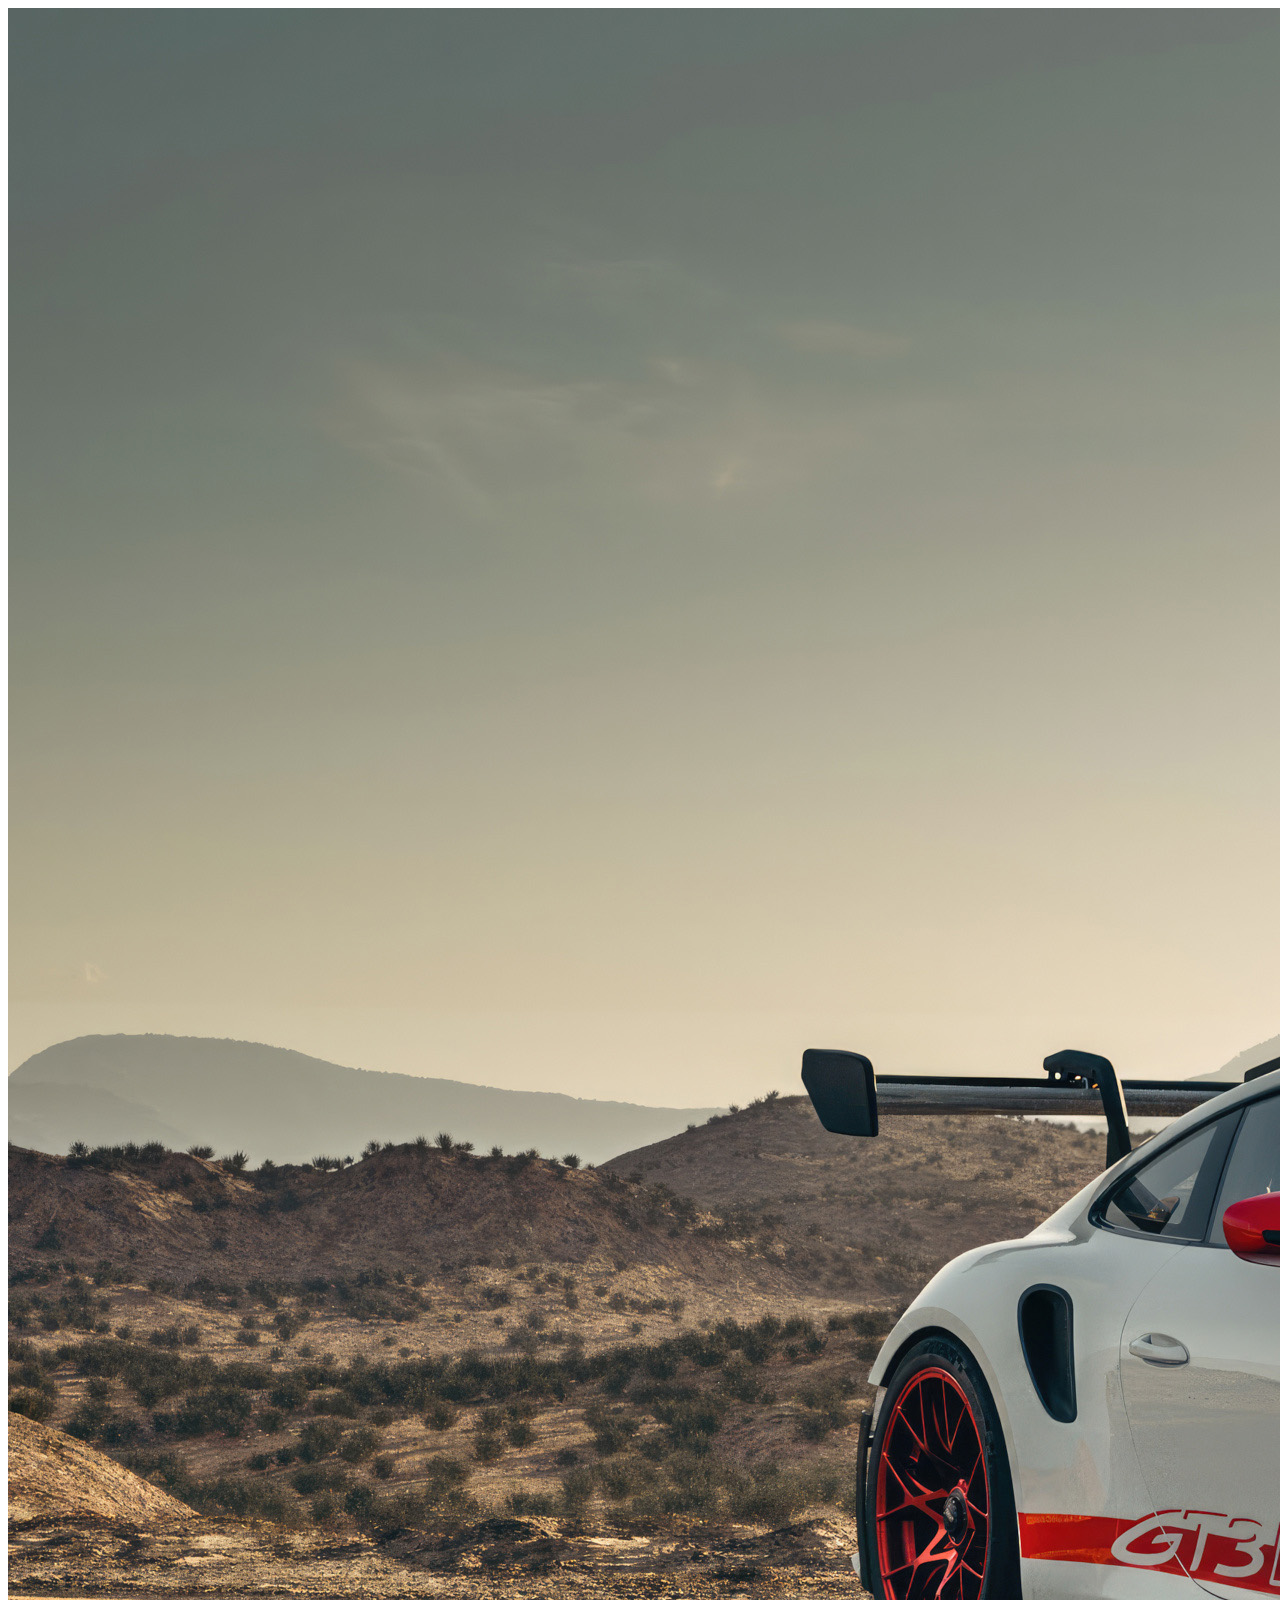
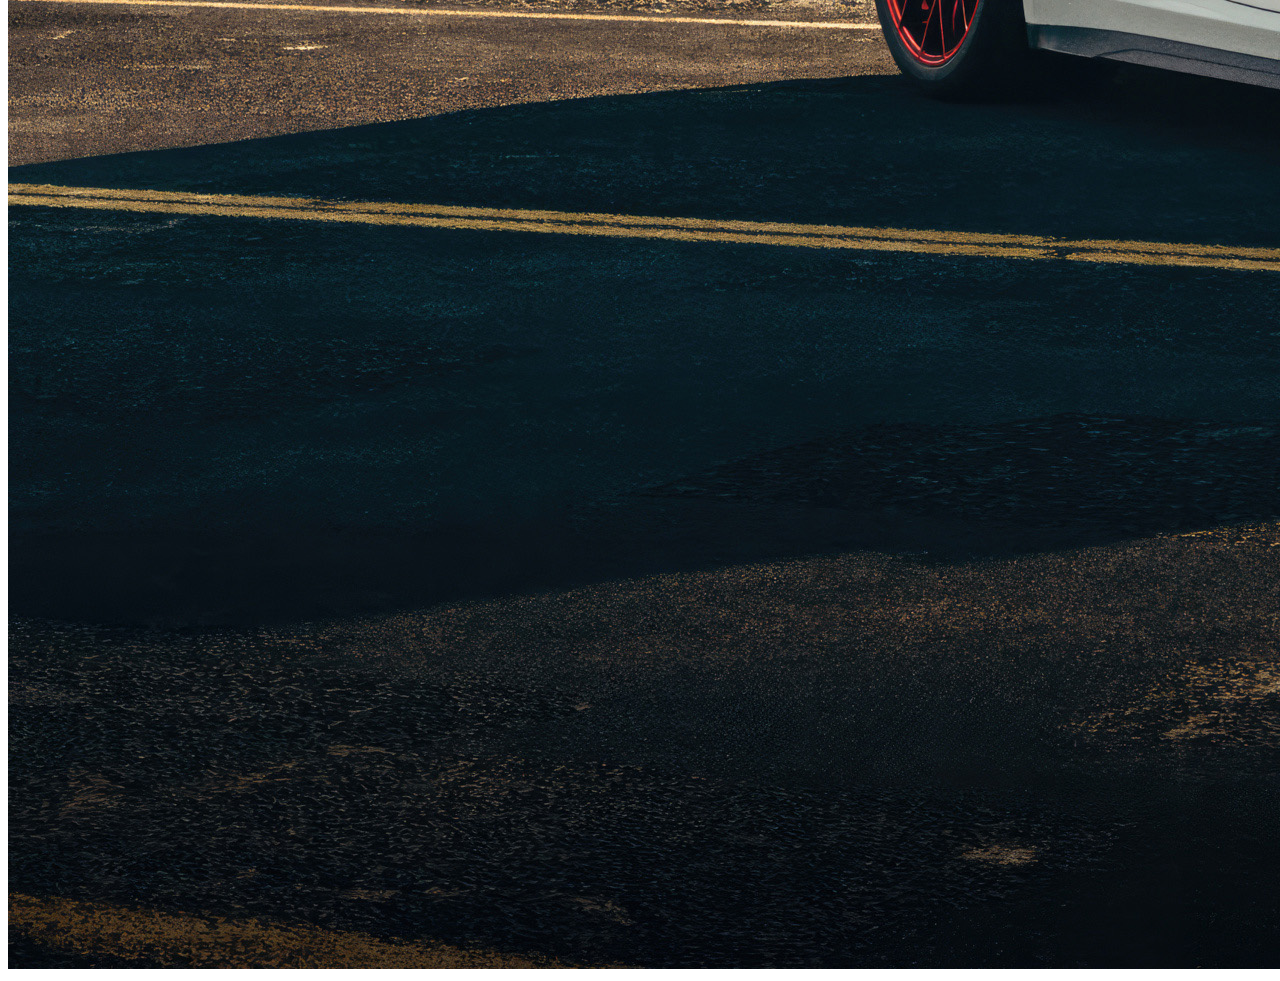
<file: index.html>
<!DOCTYPE html>
<html lang="en">
<head>
    <meta charset="UTF-8">
    <meta name="viewport" content="width=device-width, initial-scale=1.0">
    <title>Document</title>
       <link rel="stylesheet" href="index.css">
  
</head>
<body>
  
 
    
    <!--<div id="box1"></div>
    <div id="box2"></div>
    <div id="box3"></div>-->
    
    <div class="road">
        <img src="porsche-911-gt3-rs-car-c4.jpg" alt="car"></div>
</body>
</html>
</file>
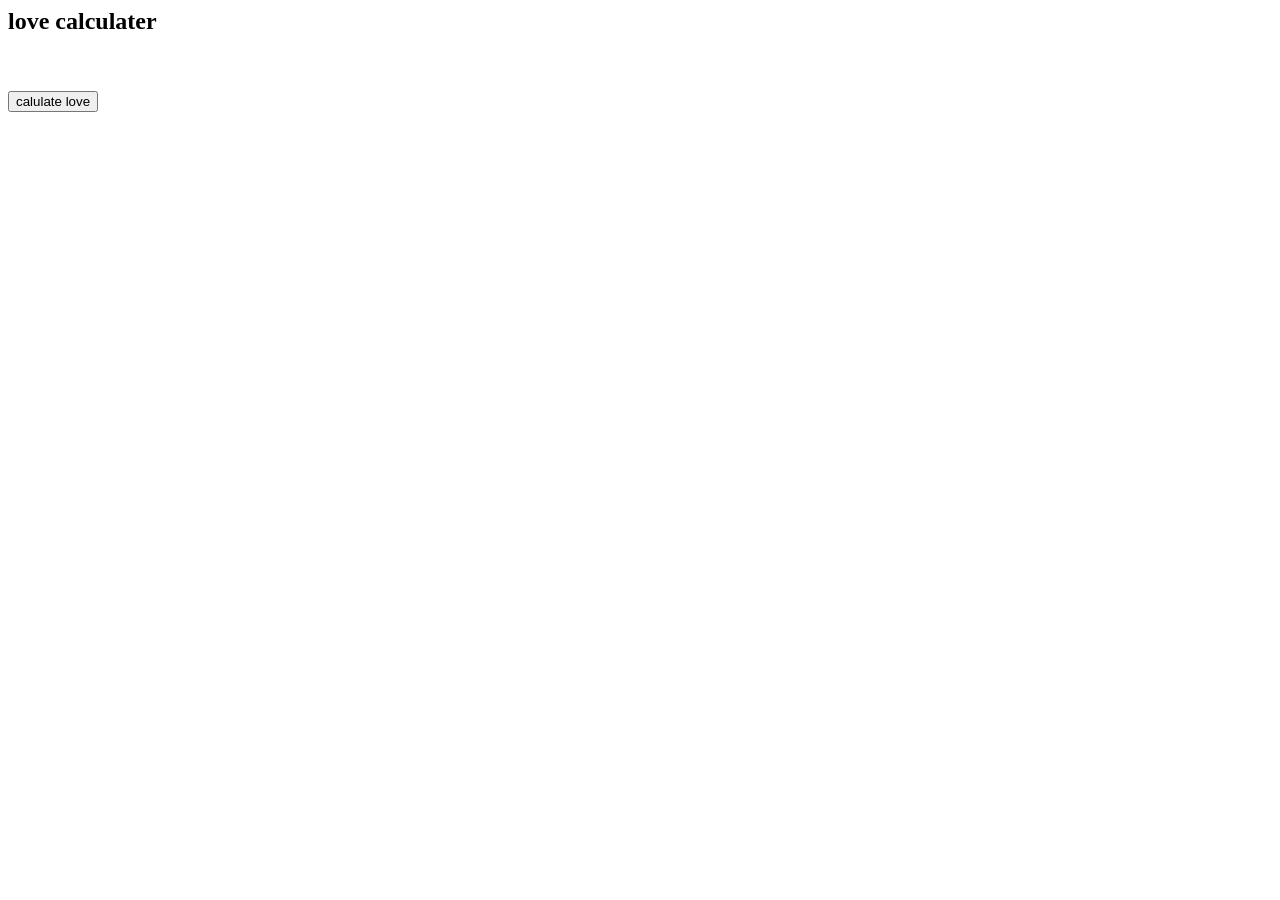
<file: cal.html>
<html>
    <body>
        <h2>love calculater</h2>
        <inputtype"text" id="name1" placeholder="u r name"><br>
            <inputtype"text" id="name2" placeholder="partner name"><br>
            <button onclick="calculatelove()">calulate love</button>
            <div id="result"></div>
            <script>
                function calculater(){

     var name = document.getElementById("name1").Value;
    var name = document.getElementById("name2").Value;
    if(name1==""||name2=="")
    {
    alter("plese enter both name")
return;
                }
                var lovescore= math.floor(math.random()*100)+1
document.getelementbyid("result").innerhtml=name1+"❤"+name2+"="+ lovescore+"%love";
              }
              </script>
              </body>
                </html>
</file>
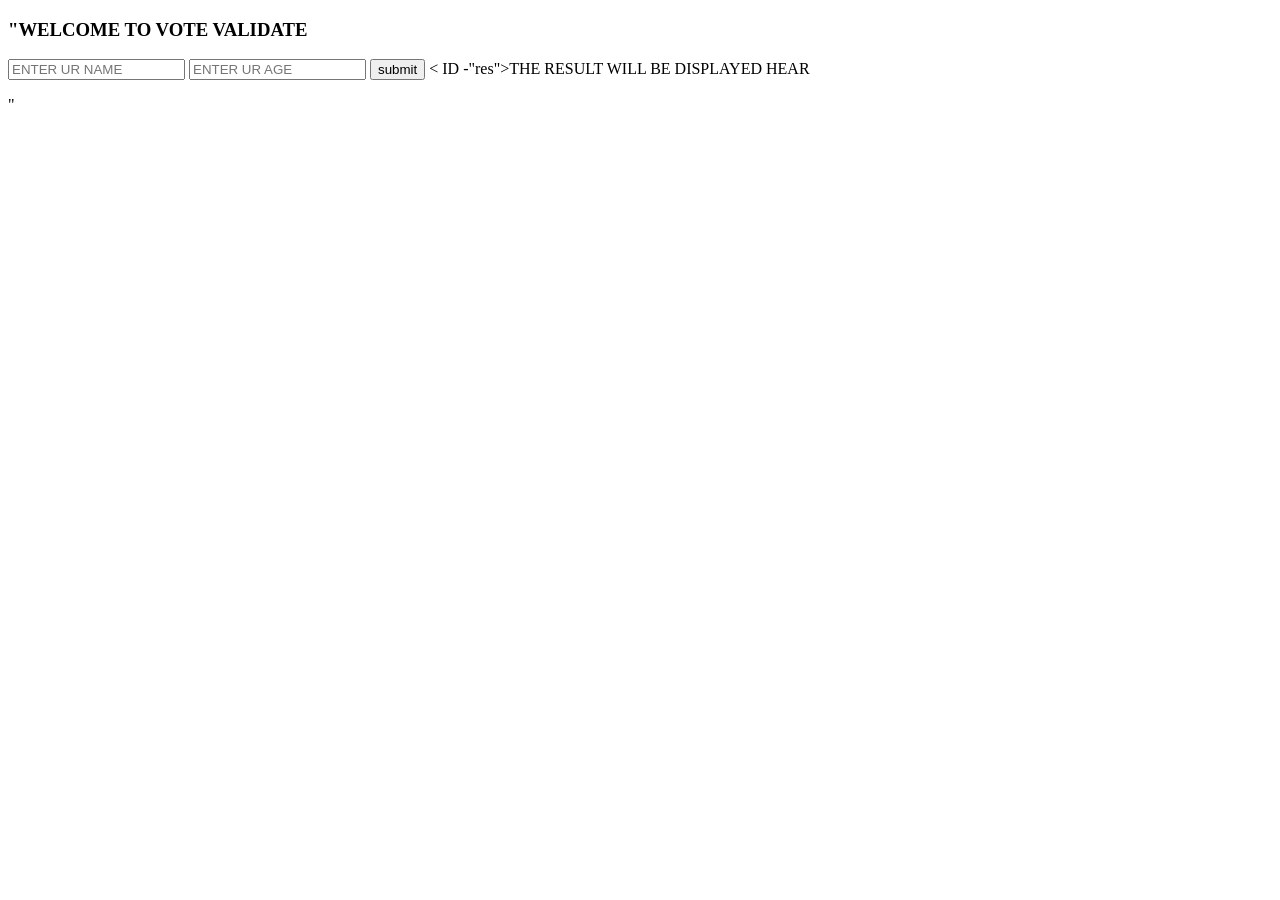
<file: vote.html>
<!DOCTYPE html>
<html lang="en">
<head>
    <meta charset="UTF-8">
    <meta name="viewport" content="width=device-width, initial-scale=1.0">
    <title>Document</title>
</head>
<body>
    <H3>"WELCOME TO VOTE VALIDATE</H3>
      <INPUT TYPE  ="TEXT" NAME=""ID="NAME"PLACEHOLDER="ENTER UR NAME">
       <input type ="number" NAME=""ID="AGE"PLACEHOLDER="ENTER UR AGE">
        
        <BUTTON ONCLICK="vote">submit</BUTTON>
             < ID -"res">THE RESULT WILL BE DISPLAYED HEAR</P>"
        <script src="vote.html"></script>
</body>
</html>
</file>
<file: index.css>
#box1{
    height: 100px;
    width: 100px;
    margin: 10px;
    background-color: aqua(125,5,5);
    border: 2px solid black;
    border-radius: 10%;
   }
#box1:hover{
    background-image:rgb(0, 0, 0);
    transform: scale(1.0);
}
#box2{
    height: 100px;
    width: 100px;
    margin: 10px;
    background-color: rgb(255, 0, 242)(125,5,5);
    border: 2px solid black;
    border-radius: 10%;

}
#box3{
    height: 100px;
    width: 100px;
    margin: 10px;
    background-color: rgb(175, 82, 39)(125,5,5);
    border: 2px solid black;
    border-radius: 10%;
    

}
      .car{
    position:absolute ;
    bottom: 100px;
    animation: movecar 2s linear infinite;
}
@keyframes movecar {
    0%{
        right:100%;
    }
    100%{
        right: 100%;
    }
    }
</file>
